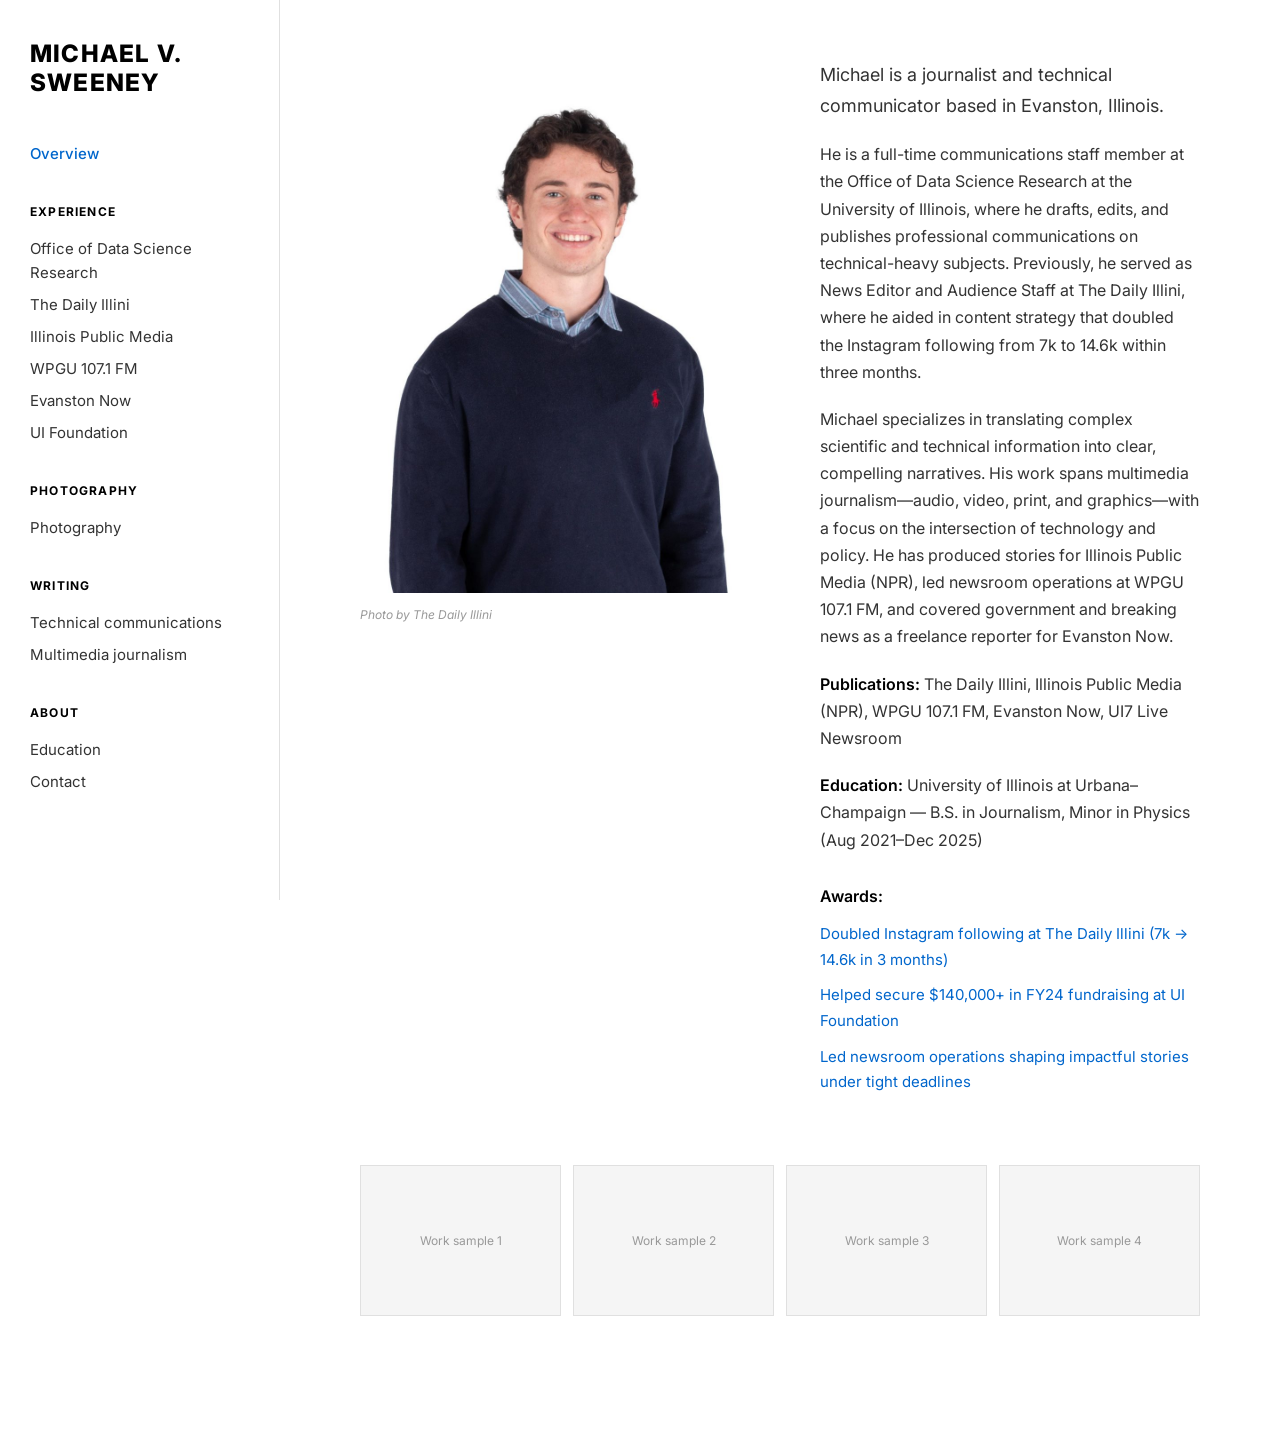
<file: index.html>
<!doctype html>
<html lang="en">
  <head>
    <meta charset="UTF-8" />
    <meta name="viewport" content="width=device-width, initial-scale=1" />
    <meta
      name="description"
      content="Michael Sweeney — technical storyteller bridging science, data, and public impact."
    />
    <title>Michael Sweeney</title>
    <link rel="preconnect" href="https://fonts.googleapis.com" />
    <link rel="preconnect" href="https://fonts.gstatic.com" crossorigin />
    <link
      href="https://fonts.googleapis.com/css2?family=Inter:wght@400;500;600;700;800&display=swap"
      rel="stylesheet"
    />
    <link rel="stylesheet" href="./styles.css" />
  </head>
  <body>
    <div class="layout">
      <!-- Left Sidebar Navigation -->
      <aside class="sidebar">
        <h1 class="site-title"><a href="./" class="site-title-link">MICHAEL V. SWEENEY</a></h1>
        <nav class="nav">
          <a href="./" class="nav-link active">Overview</a>
          <div class="nav-section">
            <div class="nav-section-header">EXPERIENCE</div>
            <a href="experience.html" class="nav-link nav-sub">Office of Data Science Research</a>
            <a href="experience.html" class="nav-link nav-sub">The Daily Illini</a>
            <a href="experience.html" class="nav-link nav-sub">Illinois Public Media</a>
            <a href="experience.html" class="nav-link nav-sub">WPGU 107.1 FM</a>
            <a href="experience.html" class="nav-link nav-sub">Evanston Now</a>
            <a href="experience.html" class="nav-link nav-sub">UI Foundation</a>
          </div>
          <div class="nav-section">
            <div class="nav-section-header">PHOTOGRAPHY</div>
            <a href="projects.html" class="nav-link nav-sub">Photography</a>
          </div>
          <div class="nav-section">
            <div class="nav-section-header">WRITING</div>
            <a href="writing.html" class="nav-link nav-sub">Technical communications</a>
            <a href="writing.html" class="nav-link nav-sub">Multimedia journalism</a>
          </div>
          <div class="nav-section">
            <div class="nav-section-header">ABOUT</div>
            <a href="about.html" class="nav-link nav-sub">Education</a>
            <a href="contact.html" class="nav-link nav-sub">Contact</a>
          </div>
        </nav>
      </aside>

      <!-- Main Content Area -->
      <main class="main-content">
        <section class="content-section">
          <div class="content-layout">
            <div class="image-area">
              <img src="./portrait.png" alt="Michael V. Sweeney" class="portrait-image" />
              <p class="photo-credit">Photo by The Daily Illini</p>
            </div>

            <div class="text-area">
              <p class="intro">
                Michael is a journalist and technical communicator based in Evanston, Illinois.
              </p>

              <p>
                He is a full-time communications staff member at the Office of Data Science Research at the University of Illinois, where he drafts, edits, and publishes professional communications on technical-heavy subjects. Previously, he served as News Editor and Audience Staff at The Daily Illini, where he aided in content strategy that doubled the Instagram following from 7k to 14.6k within three months.
              </p>

              <p>
                Michael specializes in translating complex scientific and technical information into clear, compelling narratives. His work spans multimedia journalism—audio, video, print, and graphics—with a focus on the intersection of technology and policy. He has produced stories for Illinois Public Media (NPR), led newsroom operations at WPGU 107.1 FM, and covered government and breaking news as a freelance reporter for Evanston Now.
              </p>

              <p>
                <strong>Publications:</strong> The Daily Illini, Illinois Public Media (NPR), WPGU 107.1 FM, Evanston Now, UI7 Live Newsroom
              </p>

              <p>
                <strong>Education:</strong> University of Illinois at Urbana–Champaign — B.S. in Journalism, Minor in Physics (Aug 2021–Dec 2025)
              </p>

              <div class="awards-section">
                <strong>Awards:</strong>
                <ul class="awards-list">
                  <li>
                    <a href="#" class="award-link">Doubled Instagram following at The Daily Illini (7k → 14.6k in 3 months)</a>
                  </li>
                  <li>
                    <a href="#" class="award-link">Helped secure $140,000+ in FY24 fundraising at UI Foundation</a>
                  </li>
                  <li>
                    <a href="#" class="award-link">Led newsroom operations shaping impactful stories under tight deadlines</a>
                  </li>
                </ul>
              </div>
            </div>
          </div>

          <!-- Gallery Thumbnails -->
          <div class="gallery-preview">
            <div class="gallery-item">
              <div class="gallery-placeholder">Work sample 1</div>
            </div>
            <div class="gallery-item">
              <div class="gallery-placeholder">Work sample 2</div>
            </div>
            <div class="gallery-item">
              <div class="gallery-placeholder">Work sample 3</div>
            </div>
            <div class="gallery-item">
              <div class="gallery-placeholder">Work sample 4</div>
            </div>
          </div>
        </section>
      </main>
    </div>

    <script src="./script.js" defer></script>
  </body>
</html>
</file>
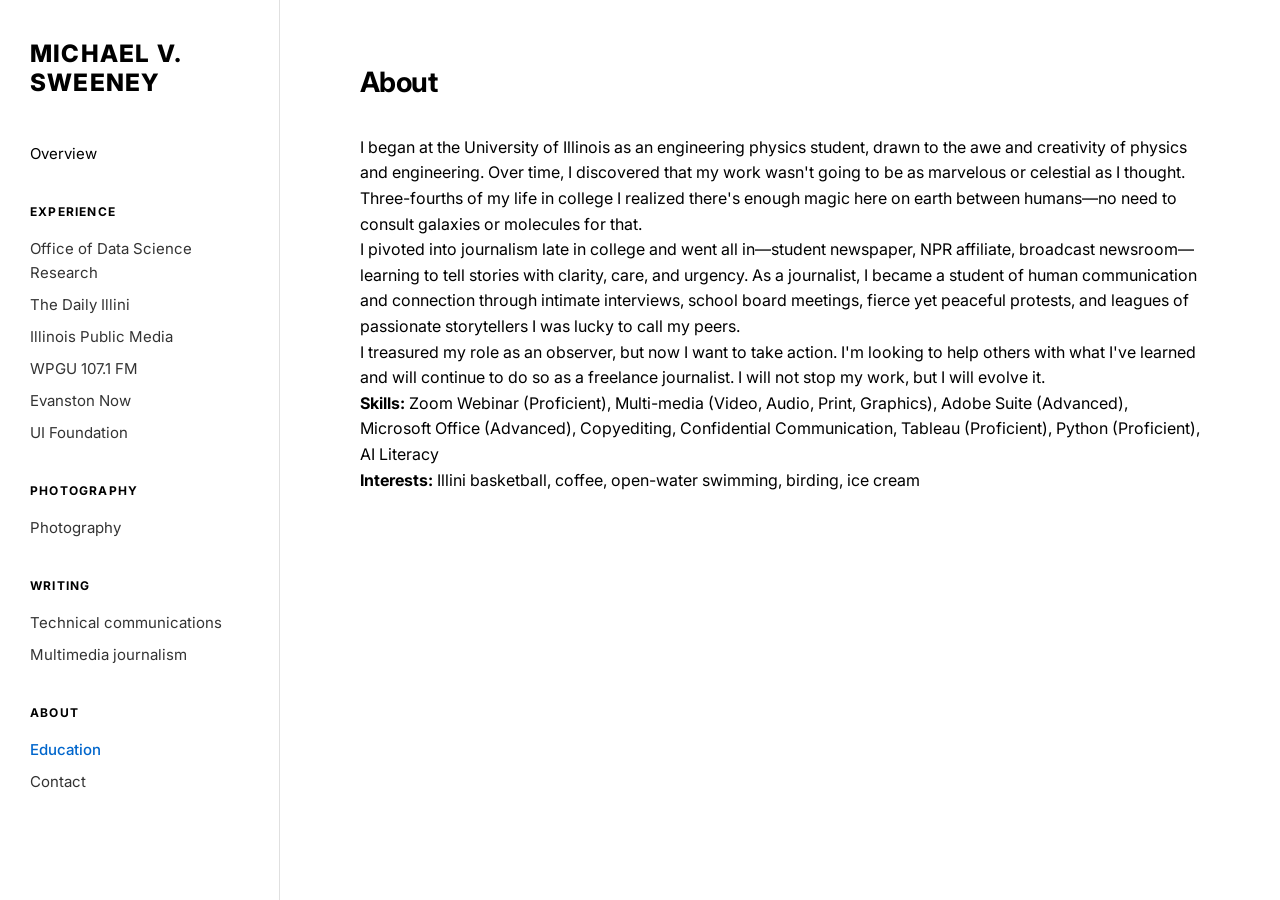
<file: about.html>
<!doctype html>
<html lang="en">
  <head>
    <meta charset="UTF-8" />
    <meta name="viewport" content="width=device-width, initial-scale=1" />
    <meta
      name="description"
      content="Michael Sweeney — About, education, and background."
    />
    <title>About — Michael Sweeney</title>
    <link rel="preconnect" href="https://fonts.googleapis.com" />
    <link rel="preconnect" href="https://fonts.gstatic.com" crossorigin />
    <link
      href="https://fonts.googleapis.com/css2?family=Inter:wght@400;500;600;700;800&display=swap"
      rel="stylesheet"
    />
    <link rel="stylesheet" href="./styles.css" />
  </head>
  <body>
    <div class="layout">
      <aside class="sidebar">
        <h1 class="site-title"><a href="./" class="site-title-link">MICHAEL V. SWEENEY</a></h1>
        <nav class="nav">
          <a href="./" class="nav-link">Overview</a>
          <div class="nav-section">
            <div class="nav-section-header">EXPERIENCE</div>
            <a href="experience.html" class="nav-link nav-sub">Office of Data Science Research</a>
            <a href="experience.html" class="nav-link nav-sub">The Daily Illini</a>
            <a href="experience.html" class="nav-link nav-sub">Illinois Public Media</a>
            <a href="experience.html" class="nav-link nav-sub">WPGU 107.1 FM</a>
            <a href="experience.html" class="nav-link nav-sub">Evanston Now</a>
            <a href="experience.html" class="nav-link nav-sub">UI Foundation</a>
          </div>
          <div class="nav-section">
            <div class="nav-section-header">PHOTOGRAPHY</div>
            <a href="projects.html" class="nav-link nav-sub">Photography</a>
          </div>
          <div class="nav-section">
            <div class="nav-section-header">WRITING</div>
            <a href="writing.html" class="nav-link nav-sub">Technical communications</a>
            <a href="writing.html" class="nav-link nav-sub">Multimedia journalism</a>
          </div>
          <div class="nav-section">
            <div class="nav-section-header">ABOUT</div>
            <a href="about.html" class="nav-link nav-sub">Education</a>
            <a href="contact.html" class="nav-link nav-sub">Contact</a>
          </div>
        </nav>
      </aside>

      <main class="main-content">
        <section class="content-section">
          <h2 class="section-title">About</h2>
          
          <p>
            I began at the University of Illinois as an engineering physics student, drawn to the awe and creativity of physics and engineering. Over time, I discovered that my work wasn't going to be as marvelous or celestial as I thought. Three-fourths of my life in college I realized there's enough magic here on earth between humans—no need to consult galaxies or molecules for that.
          </p>

          <p>
            I pivoted into journalism late in college and went all in—student newspaper, NPR affiliate, broadcast newsroom—learning to tell stories with clarity, care, and urgency. As a journalist, I became a student of human communication and connection through intimate interviews, school board meetings, fierce yet peaceful protests, and leagues of passionate storytellers I was lucky to call my peers.
          </p>

          <p>
            I treasured my role as an observer, but now I want to take action. I'm looking to help others with what I've learned and will continue to do so as a freelance journalist. I will not stop my work, but I will evolve it.
          </p>

          <p>
            <strong>Skills:</strong> Zoom Webinar (Proficient), Multi-media (Video, Audio, Print, Graphics), Adobe Suite (Advanced), Microsoft Office (Advanced), Copyediting, Confidential Communication, Tableau (Proficient), Python (Proficient), AI Literacy
          </p>

          <p>
            <strong>Interests:</strong> Illini basketball, coffee, open-water swimming, birding, ice cream
          </p>
        </section>
      </main>
    </div>

    <script src="./script.js" defer></script>
  </body>
</html>
</file>
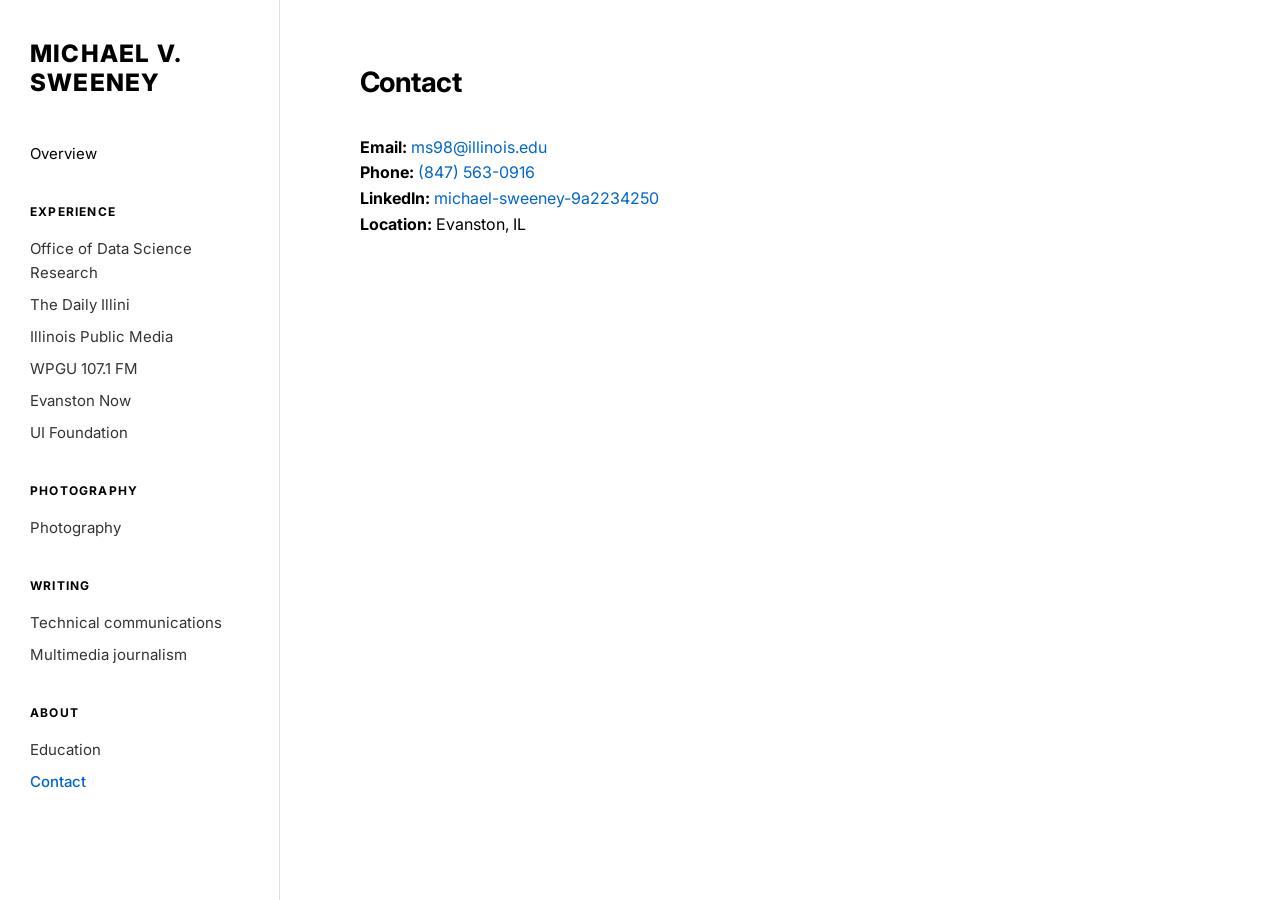
<file: contact.html>
<!doctype html>
<html lang="en">
  <head>
    <meta charset="UTF-8" />
    <meta name="viewport" content="width=device-width, initial-scale=1" />
    <meta
      name="description"
      content="Michael Sweeney — Contact information."
    />
    <title>Contact — Michael Sweeney</title>
    <link rel="preconnect" href="https://fonts.googleapis.com" />
    <link rel="preconnect" href="https://fonts.gstatic.com" crossorigin />
    <link
      href="https://fonts.googleapis.com/css2?family=Inter:wght@400;500;600;700;800&display=swap"
      rel="stylesheet"
    />
    <link rel="stylesheet" href="./styles.css" />
  </head>
  <body>
    <div class="layout">
      <aside class="sidebar">
        <h1 class="site-title"><a href="./" class="site-title-link">MICHAEL V. SWEENEY</a></h1>
        <nav class="nav">
          <a href="./" class="nav-link">Overview</a>
          <div class="nav-section">
            <div class="nav-section-header">EXPERIENCE</div>
            <a href="experience.html" class="nav-link nav-sub">Office of Data Science Research</a>
            <a href="experience.html" class="nav-link nav-sub">The Daily Illini</a>
            <a href="experience.html" class="nav-link nav-sub">Illinois Public Media</a>
            <a href="experience.html" class="nav-link nav-sub">WPGU 107.1 FM</a>
            <a href="experience.html" class="nav-link nav-sub">Evanston Now</a>
            <a href="experience.html" class="nav-link nav-sub">UI Foundation</a>
          </div>
          <div class="nav-section">
            <div class="nav-section-header">PHOTOGRAPHY</div>
            <a href="projects.html" class="nav-link nav-sub">Photography</a>
          </div>
          <div class="nav-section">
            <div class="nav-section-header">WRITING</div>
            <a href="writing.html" class="nav-link nav-sub">Technical communications</a>
            <a href="writing.html" class="nav-link nav-sub">Multimedia journalism</a>
          </div>
          <div class="nav-section">
            <div class="nav-section-header">ABOUT</div>
            <a href="about.html" class="nav-link nav-sub">Education</a>
            <a href="contact.html" class="nav-link nav-sub">Contact</a>
          </div>
        </nav>
      </aside>

      <main class="main-content">
        <section class="content-section">
          <h2 class="section-title">Contact</h2>
          
          <p>
            <strong>Email:</strong> <a href="mailto:ms98@illinois.edu" class="contact-link">ms98@illinois.edu</a>
          </p>
          <p>
            <strong>Phone:</strong> <a href="tel:+18475630916" class="contact-link">(847) 563-0916</a>
          </p>
          <p>
            <strong>LinkedIn:</strong> <a href="https://www.linkedin.com/in/michael-sweeney-9a2234250" target="_blank" rel="noreferrer" class="contact-link">michael-sweeney-9a2234250</a>
          </p>
          <p>
            <strong>Location:</strong> Evanston, IL
          </p>
        </section>
      </main>
    </div>

    <script src="./script.js" defer></script>
  </body>
</html>
</file>
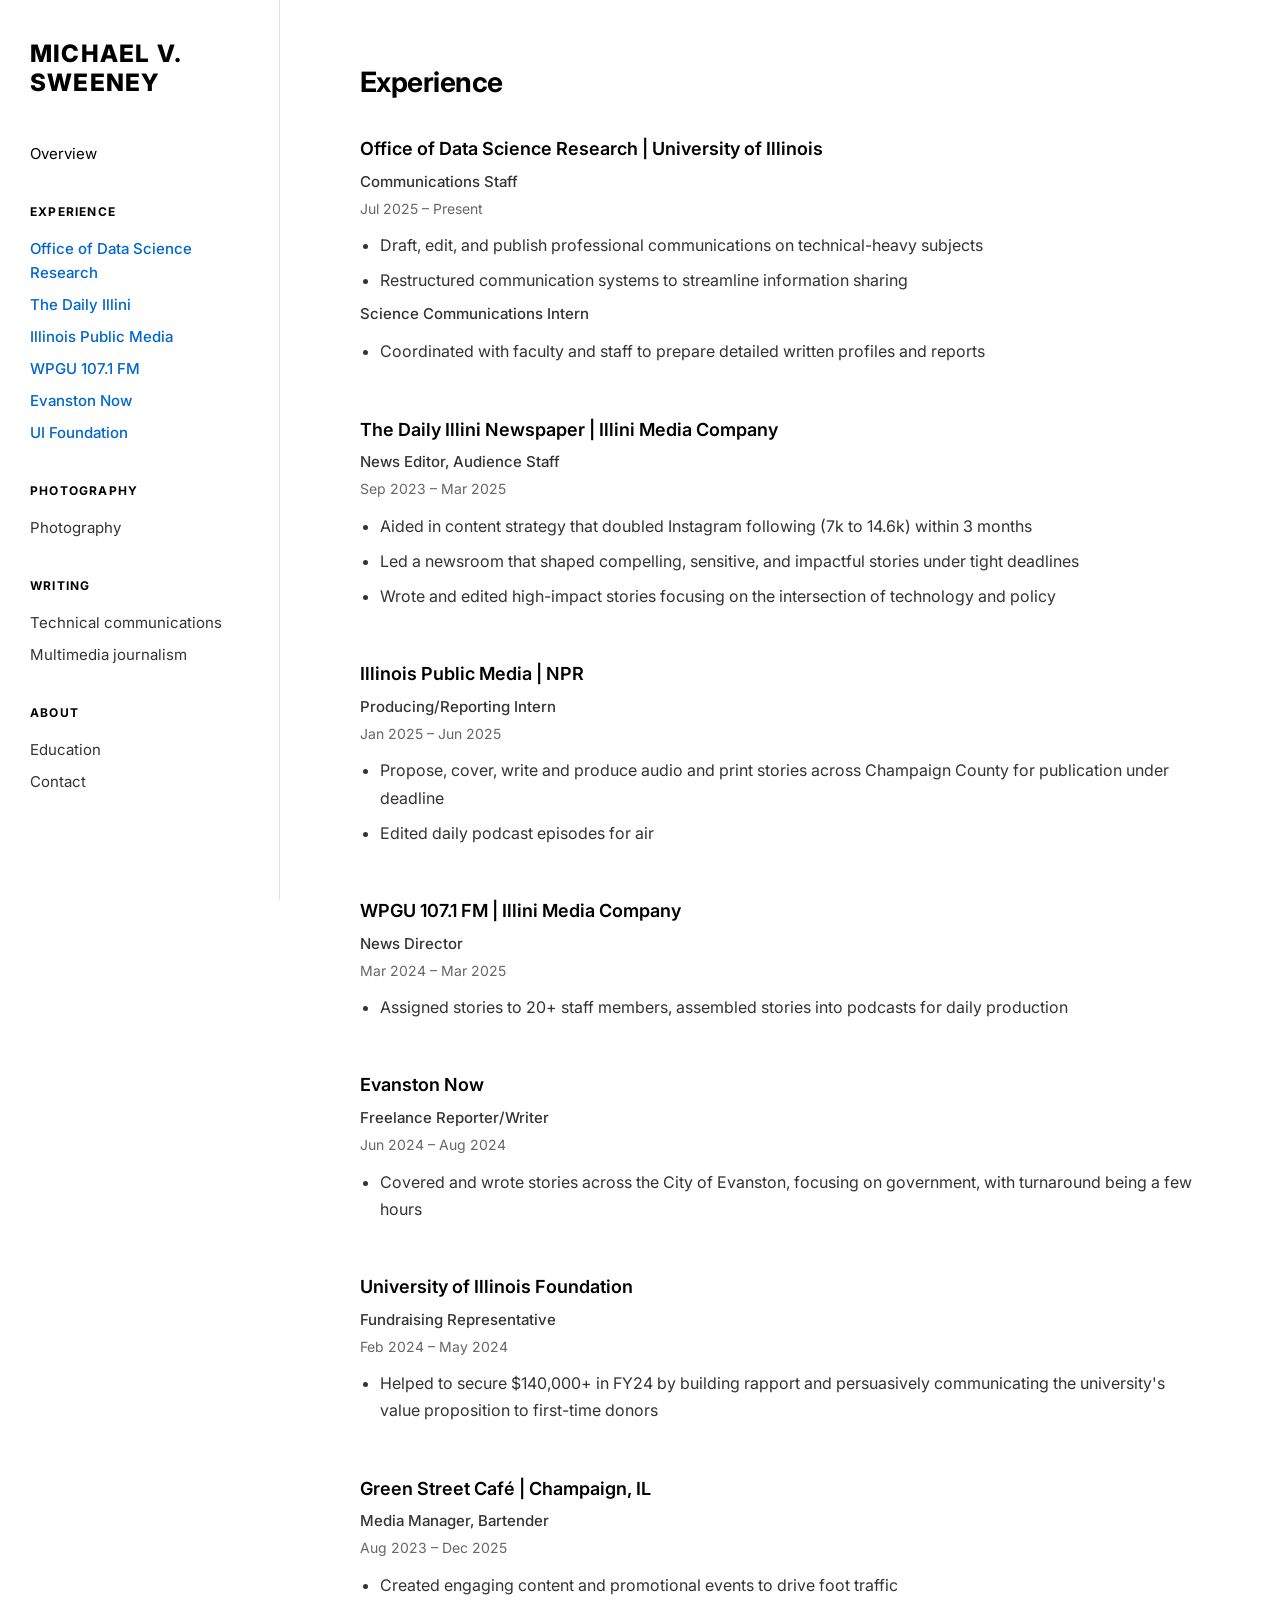
<file: experience.html>
<!doctype html>
<html lang="en">
  <head>
    <meta charset="UTF-8" />
    <meta name="viewport" content="width=device-width, initial-scale=1" />
    <meta
      name="description"
      content="Michael Sweeney — Experience in journalism, communications, and media."
    />
    <title>Experience — Michael Sweeney</title>
    <link rel="preconnect" href="https://fonts.googleapis.com" />
    <link rel="preconnect" href="https://fonts.gstatic.com" crossorigin />
    <link
      href="https://fonts.googleapis.com/css2?family=Inter:wght@400;500;600;700;800&display=swap"
      rel="stylesheet"
    />
    <link rel="stylesheet" href="./styles.css" />
  </head>
  <body>
    <div class="layout">
      <aside class="sidebar">
        <h1 class="site-title"><a href="./" class="site-title-link">MICHAEL V. SWEENEY</a></h1>
        <nav class="nav">
          <a href="./" class="nav-link">Overview</a>
          <div class="nav-section">
            <div class="nav-section-header">EXPERIENCE</div>
            <a href="experience.html" class="nav-link nav-sub">Office of Data Science Research</a>
            <a href="experience.html" class="nav-link nav-sub">The Daily Illini</a>
            <a href="experience.html" class="nav-link nav-sub">Illinois Public Media</a>
            <a href="experience.html" class="nav-link nav-sub">WPGU 107.1 FM</a>
            <a href="experience.html" class="nav-link nav-sub">Evanston Now</a>
            <a href="experience.html" class="nav-link nav-sub">UI Foundation</a>
          </div>
          <div class="nav-section">
            <div class="nav-section-header">PHOTOGRAPHY</div>
            <a href="projects.html" class="nav-link nav-sub">Photography</a>
          </div>
          <div class="nav-section">
            <div class="nav-section-header">WRITING</div>
            <a href="writing.html" class="nav-link nav-sub">Technical communications</a>
            <a href="writing.html" class="nav-link nav-sub">Multimedia journalism</a>
          </div>
          <div class="nav-section">
            <div class="nav-section-header">ABOUT</div>
            <a href="about.html" class="nav-link nav-sub">Education</a>
            <a href="contact.html" class="nav-link nav-sub">Contact</a>
          </div>
        </nav>
      </aside>

      <main class="main-content">
        <section class="content-section">
          <h2 class="section-title">Experience</h2>
          
          <div class="experience-item">
            <h3 class="exp-title">Office of Data Science Research | University of Illinois</h3>
            <p class="exp-role">Communications Staff</p>
            <p class="exp-date">Jul 2025 – Present</p>
            <ul class="exp-bullets">
              <li>Draft, edit, and publish professional communications on technical-heavy subjects</li>
              <li>Restructured communication systems to streamline information sharing</li>
            </ul>
            <p class="exp-role">Science Communications Intern</p>
            <ul class="exp-bullets">
              <li>Coordinated with faculty and staff to prepare detailed written profiles and reports</li>
            </ul>
          </div>

          <div class="experience-item">
            <h3 class="exp-title">The Daily Illini Newspaper | Illini Media Company</h3>
            <p class="exp-role">News Editor, Audience Staff</p>
            <p class="exp-date">Sep 2023 – Mar 2025</p>
            <ul class="exp-bullets">
              <li>Aided in content strategy that doubled Instagram following (7k to 14.6k) within 3 months</li>
              <li>Led a newsroom that shaped compelling, sensitive, and impactful stories under tight deadlines</li>
              <li>Wrote and edited high-impact stories focusing on the intersection of technology and policy</li>
            </ul>
          </div>

          <div class="experience-item">
            <h3 class="exp-title">Illinois Public Media | NPR</h3>
            <p class="exp-role">Producing/Reporting Intern</p>
            <p class="exp-date">Jan 2025 – Jun 2025</p>
            <ul class="exp-bullets">
              <li>Propose, cover, write and produce audio and print stories across Champaign County for publication under deadline</li>
              <li>Edited daily podcast episodes for air</li>
            </ul>
          </div>

          <div class="experience-item">
            <h3 class="exp-title">WPGU 107.1 FM | Illini Media Company</h3>
            <p class="exp-role">News Director</p>
            <p class="exp-date">Mar 2024 – Mar 2025</p>
            <ul class="exp-bullets">
              <li>Assigned stories to 20+ staff members, assembled stories into podcasts for daily production</li>
            </ul>
          </div>

          <div class="experience-item">
            <h3 class="exp-title">Evanston Now</h3>
            <p class="exp-role">Freelance Reporter/Writer</p>
            <p class="exp-date">Jun 2024 – Aug 2024</p>
            <ul class="exp-bullets">
              <li>Covered and wrote stories across the City of Evanston, focusing on government, with turnaround being a few hours</li>
            </ul>
          </div>

          <div class="experience-item">
            <h3 class="exp-title">University of Illinois Foundation</h3>
            <p class="exp-role">Fundraising Representative</p>
            <p class="exp-date">Feb 2024 – May 2024</p>
            <ul class="exp-bullets">
              <li>Helped to secure $140,000+ in FY24 by building rapport and persuasively communicating the university's value proposition to first-time donors</li>
            </ul>
          </div>

          <div class="experience-item">
            <h3 class="exp-title">Green Street Café | Champaign, IL</h3>
            <p class="exp-role">Media Manager, Bartender</p>
            <p class="exp-date">Aug 2023 – Dec 2025</p>
            <ul class="exp-bullets">
              <li>Created engaging content and promotional events to drive foot traffic</li>
            </ul>
          </div>
        </section>
      </main>
    </div>

    <script src="./script.js" defer></script>
  </body>
</html>
</file>
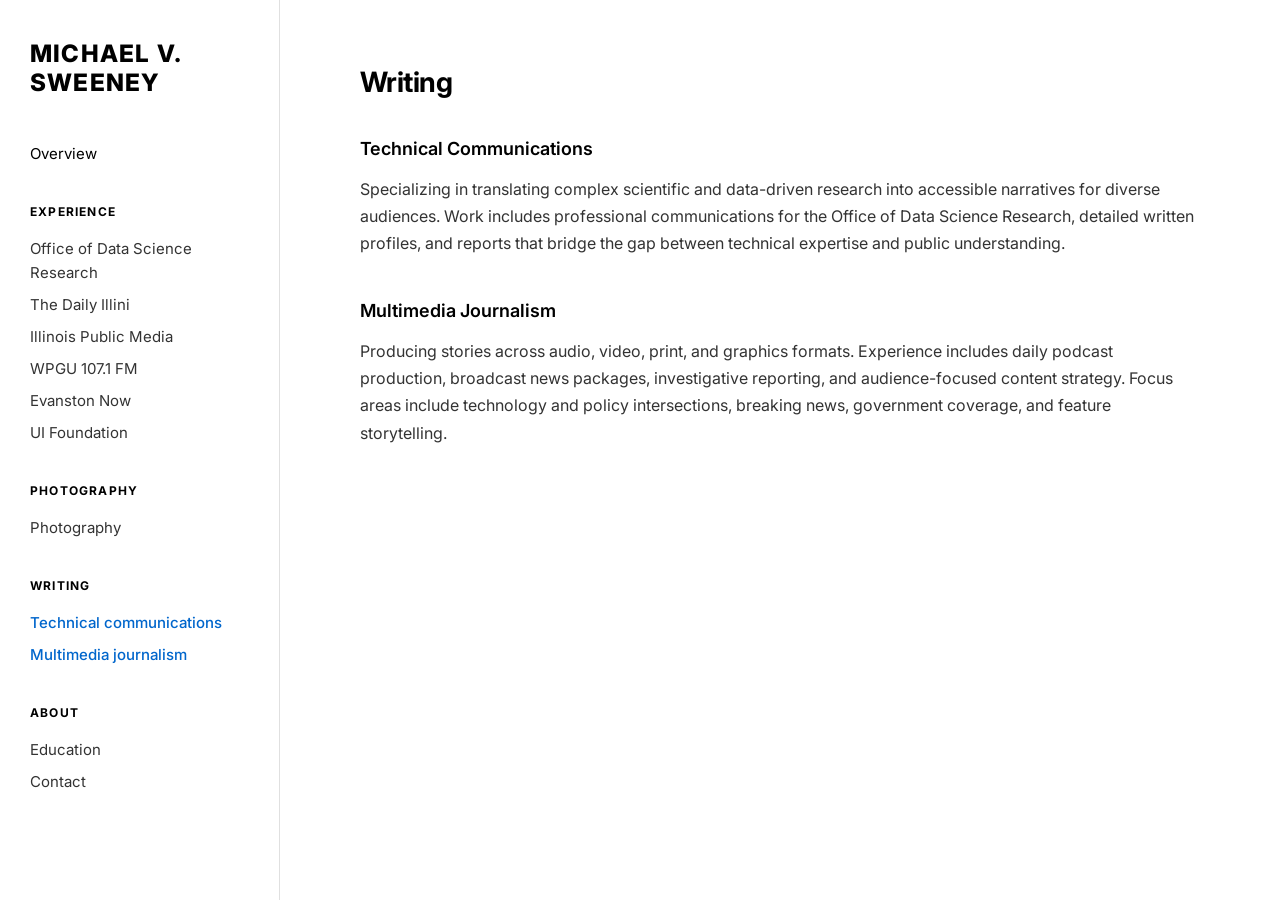
<file: writing.html>
<!doctype html>
<html lang="en">
  <head>
    <meta charset="UTF-8" />
    <meta name="viewport" content="width=device-width, initial-scale=1" />
    <meta
      name="description"
      content="Michael Sweeney — Writing: technical communications and multimedia journalism."
    />
    <title>Writing — Michael Sweeney</title>
    <link rel="preconnect" href="https://fonts.googleapis.com" />
    <link rel="preconnect" href="https://fonts.gstatic.com" crossorigin />
    <link
      href="https://fonts.googleapis.com/css2?family=Inter:wght@400;500;600;700;800&display=swap"
      rel="stylesheet"
    />
    <link rel="stylesheet" href="./styles.css" />
  </head>
  <body>
    <div class="layout">
      <aside class="sidebar">
        <h1 class="site-title"><a href="./" class="site-title-link">MICHAEL V. SWEENEY</a></h1>
        <nav class="nav">
          <a href="./" class="nav-link">Overview</a>
          <div class="nav-section">
            <div class="nav-section-header">EXPERIENCE</div>
            <a href="experience.html" class="nav-link nav-sub">Office of Data Science Research</a>
            <a href="experience.html" class="nav-link nav-sub">The Daily Illini</a>
            <a href="experience.html" class="nav-link nav-sub">Illinois Public Media</a>
            <a href="experience.html" class="nav-link nav-sub">WPGU 107.1 FM</a>
            <a href="experience.html" class="nav-link nav-sub">Evanston Now</a>
            <a href="experience.html" class="nav-link nav-sub">UI Foundation</a>
          </div>
          <div class="nav-section">
            <div class="nav-section-header">PHOTOGRAPHY</div>
            <a href="projects.html" class="nav-link nav-sub">Photography</a>
          </div>
          <div class="nav-section">
            <div class="nav-section-header">WRITING</div>
            <a href="writing.html" class="nav-link nav-sub">Technical communications</a>
            <a href="writing.html" class="nav-link nav-sub">Multimedia journalism</a>
          </div>
          <div class="nav-section">
            <div class="nav-section-header">ABOUT</div>
            <a href="about.html" class="nav-link nav-sub">Education</a>
            <a href="contact.html" class="nav-link nav-sub">Contact</a>
          </div>
        </nav>
      </aside>

      <main class="main-content">
        <section class="content-section">
          <h2 class="section-title">Writing</h2>
          
          <div class="writing-item">
            <h3 class="writing-title">Technical Communications</h3>
            <p>
              Specializing in translating complex scientific and data-driven research into accessible narratives for diverse audiences. Work includes professional communications for the Office of Data Science Research, detailed written profiles, and reports that bridge the gap between technical expertise and public understanding.
            </p>
          </div>

          <div class="writing-item">
            <h3 class="writing-title">Multimedia Journalism</h3>
            <p>
              Producing stories across audio, video, print, and graphics formats. Experience includes daily podcast production, broadcast news packages, investigative reporting, and audience-focused content strategy. Focus areas include technology and policy intersections, breaking news, government coverage, and feature storytelling.
            </p>
          </div>
        </section>
      </main>
    </div>

    <script src="./script.js" defer></script>
  </body>
</html>
</file>
<file: styles.css>
*,
*::before,
*::after {
  box-sizing: border-box;
  margin: 0;
  padding: 0;
}

html,
body {
  height: 100%;
  font-family: Inter, -apple-system, BlinkMacSystemFont, "Segoe UI", Roboto, "Helvetica Neue", Arial, sans-serif;
  font-size: 16px;
  line-height: 1.6;
  color: #000;
  background: #fff;
  -webkit-font-smoothing: antialiased;
  -moz-osx-font-smoothing: grayscale;
}

a {
  color: #0066cc;
  text-decoration: none;
}

a:hover {
  text-decoration: underline;
}

.layout {
  display: flex;
  min-height: 100vh;
}

/* Left Sidebar */
.sidebar {
  width: 280px;
  padding: 40px 30px;
  border-right: 1px solid #e0e0e0;
  position: fixed;
  height: 100vh;
  overflow-y: auto;
  background: #fff;
}

.site-title {
  font-size: 24px;
  font-weight: 800;
  letter-spacing: 0.05em;
  text-transform: uppercase;
  margin-bottom: 40px;
  color: #000;
  line-height: 1.2;
}

.site-title-link {
  color: inherit;
  text-decoration: none;
}

.site-title-link:hover {
  color: #0066cc;
}

.nav {
  display: flex;
  flex-direction: column;
  gap: 8px;
}

.nav-link {
  color: #000;
  font-size: 15px;
  font-weight: 400;
  padding: 4px 0;
  display: block;
  transition: color 0.2s;
}

.nav-link:hover {
  color: #0066cc;
  text-decoration: none;
}

.nav-link.active {
  color: #0066cc;
  font-weight: 500;
}

.nav-section {
  margin-top: 24px;
}

.nav-section-header {
  font-size: 12px;
  font-weight: 700;
  letter-spacing: 0.1em;
  text-transform: uppercase;
  color: #000;
  margin-bottom: 12px;
}

.nav-sub {
  padding-left: 0;
  font-weight: 400;
  color: #333;
}

.nav-sub:hover {
  color: #0066cc;
}

/* Main Content */
.main-content {
  margin-left: 280px;
  flex: 1;
  padding: 60px 80px;
  max-width: 1200px;
}

.content-section {
  margin-bottom: 80px;
}

.content-layout {
  display: flex;
  gap: 60px;
  margin-bottom: 60px;
  align-items: flex-start;
}

.image-area {
  flex-shrink: 0;
  width: 400px;
}

.portrait-image {
  width: 100%;
  height: auto;
  display: block;
  object-fit: cover;
  border-radius: 0;
}

.photo-credit {
  font-size: 12px;
  color: #999;
  margin-top: 12px;
  font-style: italic;
}

.text-area {
  flex: 1;
  max-width: 600px;
}

.intro {
  font-size: 18px;
  font-weight: 400;
  margin-bottom: 24px;
  color: #000;
  line-height: 1.7;
}

.text-area p {
  margin-bottom: 20px;
  color: #333;
  line-height: 1.7;
}

.text-area strong {
  font-weight: 600;
  color: #000;
}

.awards-section {
  margin-top: 30px;
}

.awards-section strong {
  display: block;
  margin-bottom: 12px;
  font-weight: 600;
  color: #000;
}

.awards-list {
  list-style: none;
  padding-left: 0;
}

.awards-list li {
  margin-bottom: 10px;
  padding-left: 0;
}

.award-link {
  color: #0066cc;
  font-size: 15px;
}

.award-link:hover {
  text-decoration: underline;
}

/* Gallery Preview */
.gallery-preview {
  display: grid;
  grid-template-columns: repeat(4, 1fr);
  gap: 12px;
  margin-top: 40px;
}

.gallery-item {
  aspect-ratio: 4 / 3;
  background: #f5f5f5;
  border: 1px solid #e0e0e0;
  display: flex;
  align-items: center;
  justify-content: center;
  color: #999;
  font-size: 12px;
}

.gallery-placeholder {
  text-align: center;
  color: #999;
}

/* Section Titles */
.section-title {
  font-size: 28px;
  font-weight: 700;
  margin-bottom: 30px;
  color: #000;
  letter-spacing: -0.02em;
}

/* Experience Items */
.experience-item {
  margin-bottom: 50px;
}

.exp-title {
  font-size: 18px;
  font-weight: 600;
  margin-bottom: 6px;
  color: #000;
}

.exp-role {
  font-size: 15px;
  font-weight: 500;
  color: #333;
  margin-bottom: 4px;
}

.exp-date {
  font-size: 14px;
  color: #666;
  margin-bottom: 12px;
}

.exp-bullets {
  margin-top: 12px;
  padding-left: 20px;
  color: #333;
  line-height: 1.7;
}

.exp-bullets li {
  margin-bottom: 8px;
}

/* Project Items */
.project-item {
  margin-bottom: 40px;
}

.project-title {
  font-size: 18px;
  font-weight: 600;
  margin-bottom: 6px;
  color: #000;
}

.project-role {
  font-size: 15px;
  font-weight: 500;
  color: #333;
  margin-bottom: 4px;
}

.project-date {
  font-size: 14px;
  color: #666;
  margin-bottom: 12px;
}

/* Photography Page */
.gallery-intro {
  max-width: 720px;
  margin-bottom: 24px;
  color: #333;
}

.photo-gallery-grid {
  display: grid;
  grid-template-columns: repeat(3, minmax(0, 1fr));
  gap: 18px;
}

.photo-card {
  margin: 0;
  border: 1px solid #e6e6e6;
  background: #fafafa;
  overflow: hidden;
}

.photo-image {
  display: block;
  width: 100%;
  aspect-ratio: 4 / 3;
  object-fit: cover;
}

.photo-caption {
  padding: 10px 12px;
  font-size: 13px;
  color: #444;
}

/* Writing Items */
.writing-item {
  margin-bottom: 40px;
}

.writing-title {
  font-size: 18px;
  font-weight: 600;
  margin-bottom: 12px;
  color: #000;
}

.writing-item p {
  color: #333;
  line-height: 1.7;
}

/* Contact */
.contact-link {
  color: #0066cc;
}

/* Responsive */
@media (max-width: 1024px) {
  .main-content {
    padding: 40px 50px;
  }

  .content-layout {
    flex-direction: column;
    gap: 30px;
  }

  .image-area {
    width: 100%;
    max-width: 400px;
  }

  .gallery-preview {
    grid-template-columns: repeat(2, 1fr);
  }

  .photo-gallery-grid {
    grid-template-columns: repeat(2, minmax(0, 1fr));
  }
}

@media (max-width: 768px) {
  .sidebar {
    width: 100%;
    position: relative;
    height: auto;
    border-right: none;
    border-bottom: 1px solid #e0e0e0;
    padding: 30px 20px;
  }

  .main-content {
    margin-left: 0;
    padding: 30px 20px;
  }

  .content-layout {
    flex-direction: column;
  }

  .image-area {
    width: 100%;
  }

  .gallery-preview {
    grid-template-columns: 1fr;
  }

  .photo-gallery-grid {
    grid-template-columns: 1fr;
  }

  .site-title {
    font-size: 20px;
    margin-bottom: 30px;
  }
}

/* Smooth scrolling */
html {
  scroll-behavior: smooth;
}

/* Focus styles for accessibility */
a:focus-visible,
button:focus-visible {
  outline: 2px solid #0066cc;
  outline-offset: 2px;
}
</file>
